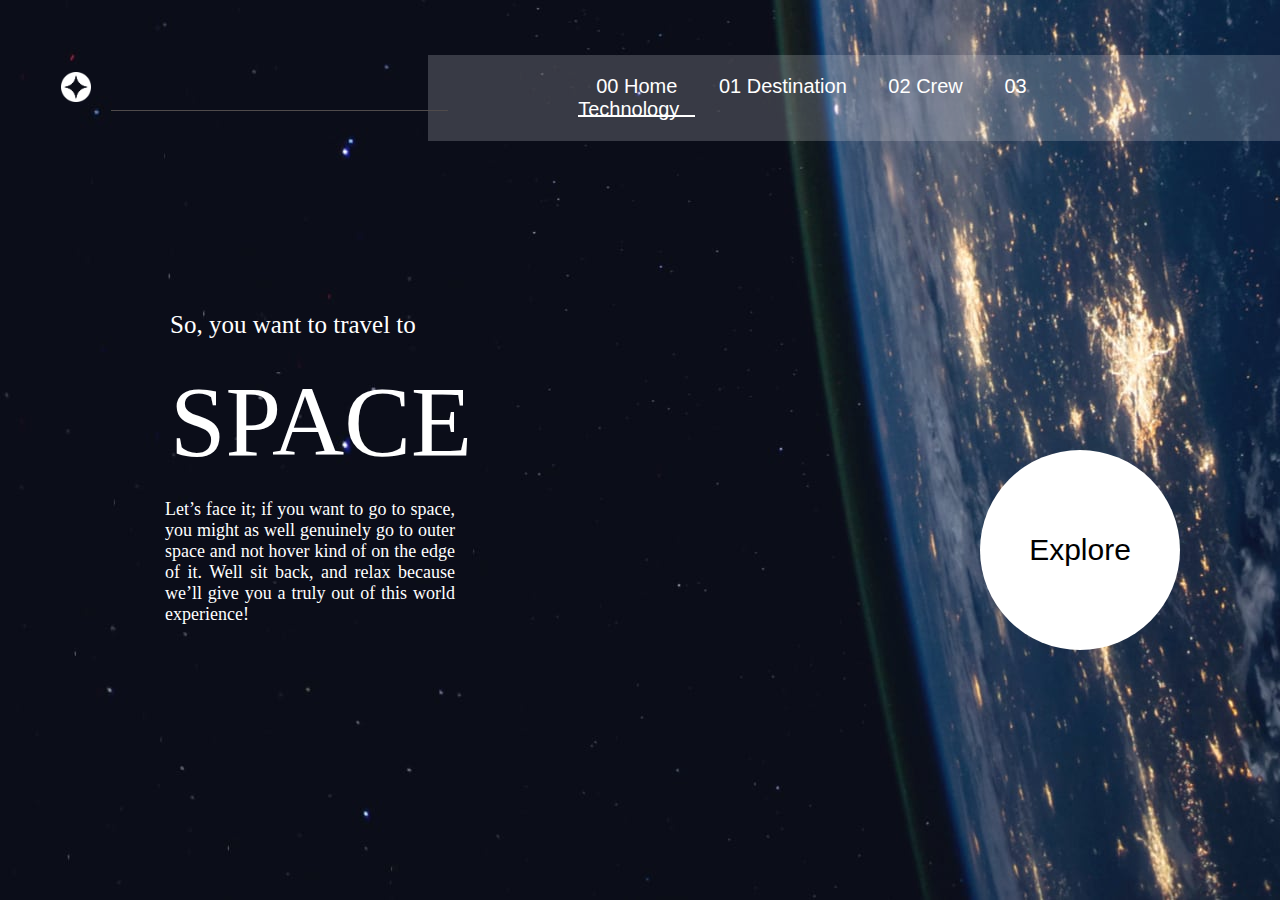
<file: index.html>
<!DOCTYPE html>
<html lang="en">
<head>
  <meta charset="UTF-8">
  <meta name="viewport" content="width=device-width, initial-scale=1.0">
  <link rel="stylesheet" href="style/Home.css">
  <link rel="icon" type="image/png" sizes="32x32" href="assets/favicon-32x32.png">
  <title>Frontend Mentor | Space tourism website</title>
</head>
<body>
  <div class="container-fluid">
    <div class="head">
      <div class="icon"><img src="assets/shared/logo.ico" alt="" width="30px" height="30px"></div>
      <div class="line"></div>
      <div class="nav">
        <a class="home" href="index.html">00 Home</a>
        <a class="destination" href="destination.html">01 Destination</a>
        <a class="crew" href="crew.html">02 Crew</a>
        <a class="thechnology" href="index.html">03 Technology</a> 
      </div>
    </div>
    <div class="para">
      <div class="para1">So, you want to travel to</div>
      <div class="para2">SPACE</div>
      <div class="para3">Let’s face it; if you want to go to space, you might as well genuinely go to 
        outer space and not hover kind of on the edge of it. Well sit back, and relax 
        because we’ll give you a truly out of this world experience!
      </div>
    </div>
    <div class="explore"> Explore</div>
  </div>
</body>
</html>
</file>
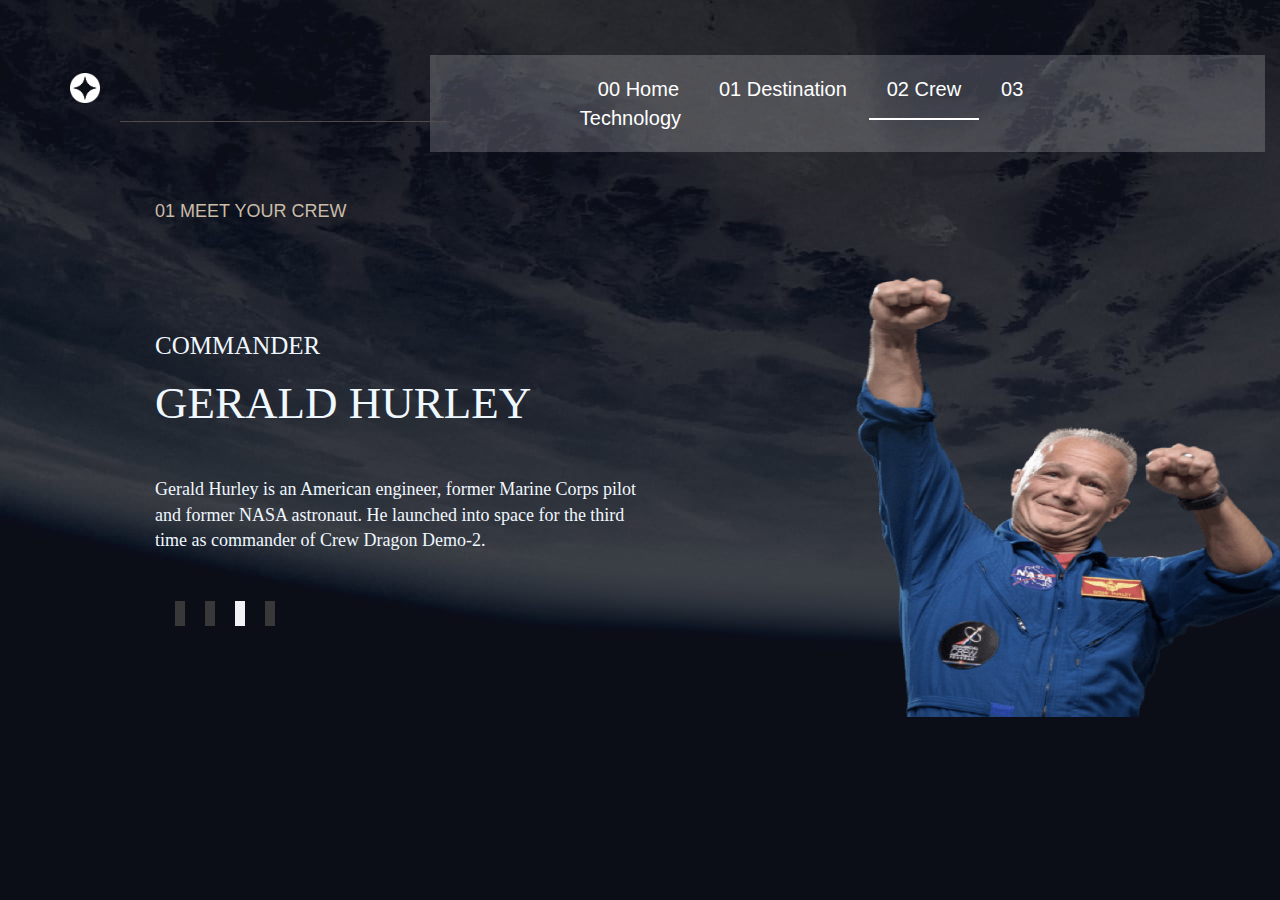
<file: commander.html>
<!DOCTYPE html>
<html lang="en">
<head>
  <meta charset="UTF-8">
  <meta name="viewport" content="width=device-width, initial-scale=1.0">
  <link rel="stylesheet" href="style/Commander.css">
  <link rel="icon" type="image/png" sizes="32x32" href="./assets/favicon-32x32.png">
  <link rel="stylesheet" href="css/bootstrap.min.css">
  <title>Frontend Mentor | Space tourism website</title>
</head>
<body>
    <div class="container-fluid">
        <div class="head">
            <div class="icon"><img src="/assets/shared/logo.ico" alt="" width="30px" height="30px"></div>
            <div class="line"></div>
            <div class="nav1">
                <a class="home" href="index.html">00 Home</a>
                <a class="destination" href="destination.html">01 Destination</a>
                <a class="crew" href="crew.html">02 Crew</a>
                <a class="thechnology" href="technology.html">03 Technology</a> 
              </div>
        </div>
            <div class="hh"><h4><span>01 </span> MEET YOUR CREW</h4></div>
            <div class="flexx">
                <div class="left">
                    <h4>COMMANDER</h4>
                    <h3>GERALD HURLEY</h3>
                    <div class="para">
                        <p>Gerald Hurley is an American engineer, former Marine Corps pilot and former NASA astronaut. He launched into space for the third time as commander of Crew Dragon Demo-2.</p>
                    </div>
                    <div class="select">
                        <a class="specialist" href="specialist.html"></a>
                        <a class="pilot" href="pilot.html"></a>
                        <a class="commander" href="commander.html"></a>
                        <a class="engineer" href="crew.html"></a> 
                    </div>
                </div>
                <div class="image"><img src="assets/crew/image-douglas-hurley.png" alt=""></div>
            </div>
    </div>
    <script src="/js/jquery.min.js"></script>
    <script src="/js/bootstrap.min.js"></script>
</body>
</html>
</file>
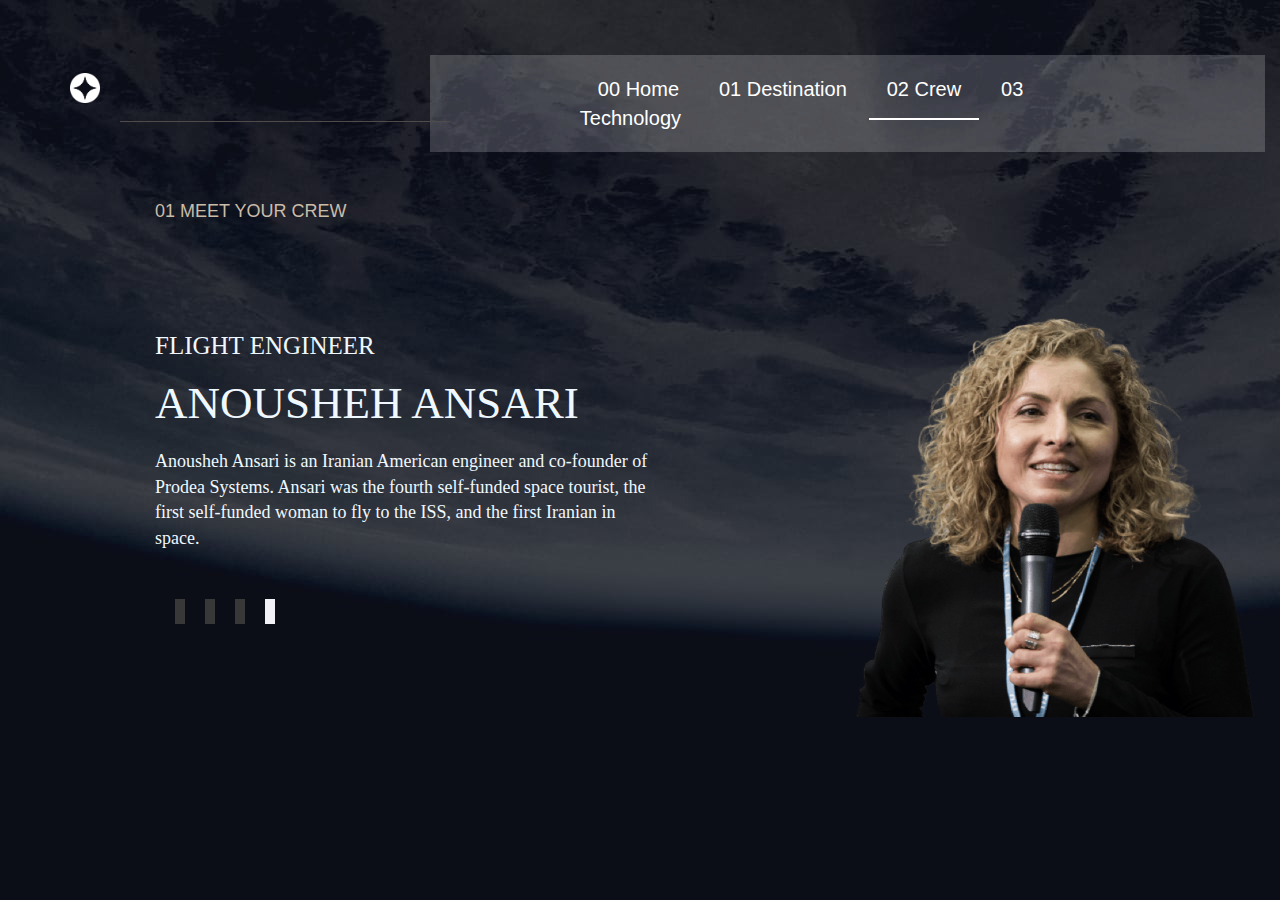
<file: crew.html>
<!DOCTYPE html>
<html lang="en">
<head>
  <meta charset="UTF-8">
  <meta name="viewport" content="width=device-width, initial-scale=1.0">
  <link rel="stylesheet" href="style/Engineer.css">
  <link rel="icon" type="image/png" sizes="32x32" href="./assets/favicon-32x32.png">
  <link rel="stylesheet" href="css/bootstrap.min.css">
  <title>Frontend Mentor | Space tourism website</title>
</head>
<body>
    <div class="container-fluid">
        <div class="head">
            <div class="icon"><img src="/assets/shared/logo.ico" alt="" width="30px" height="30px"></div>
            <div class="line"></div>
            <div class="nav1">
                <a class="home" href="index.html">00 Home</a>
                <a class="destination" href="destination.html">01 Destination</a>
                <a class="crew" href="crew.html">02 Crew</a>
                <a class="thechnology" href="technology.html">03 Technology</a> 
              </div>
        </div>
            <div class="hh"><h4><span>01 </span> MEET YOUR CREW</h4></div>
            <div class="flexx">
                <div class="left">
                    <h4>FLIGHT ENGINEER</h4>
                    <h3>ANOUSHEH ANSARI</h3>
                    <div class="para">
                        <p>Anousheh Ansari is an Iranian American engineer and co-founder of Prodea Systems. Ansari was the fourth self-funded space tourist, the first self-funded woman to fly to the ISS, and the first Iranian in space.</p>
                    </div>
                    <div class="select">
                        <a class="" href=".html"></a>
                        <a class="" href=".html"></a>
                        <a class="" href=".html"></a>
                        <a class="engineer" href="crew.html"></a> 
                    </div>
                </div>
                <div class="image"><img src="assets/crew/image-anousheh-ansari.png" alt=""></div>
            </div>
    </div>
    <script src="/js/jquery.min.js"></script>
    <script src="/js/bootstrap.min.js"></script>
</body>
</html>
</file>
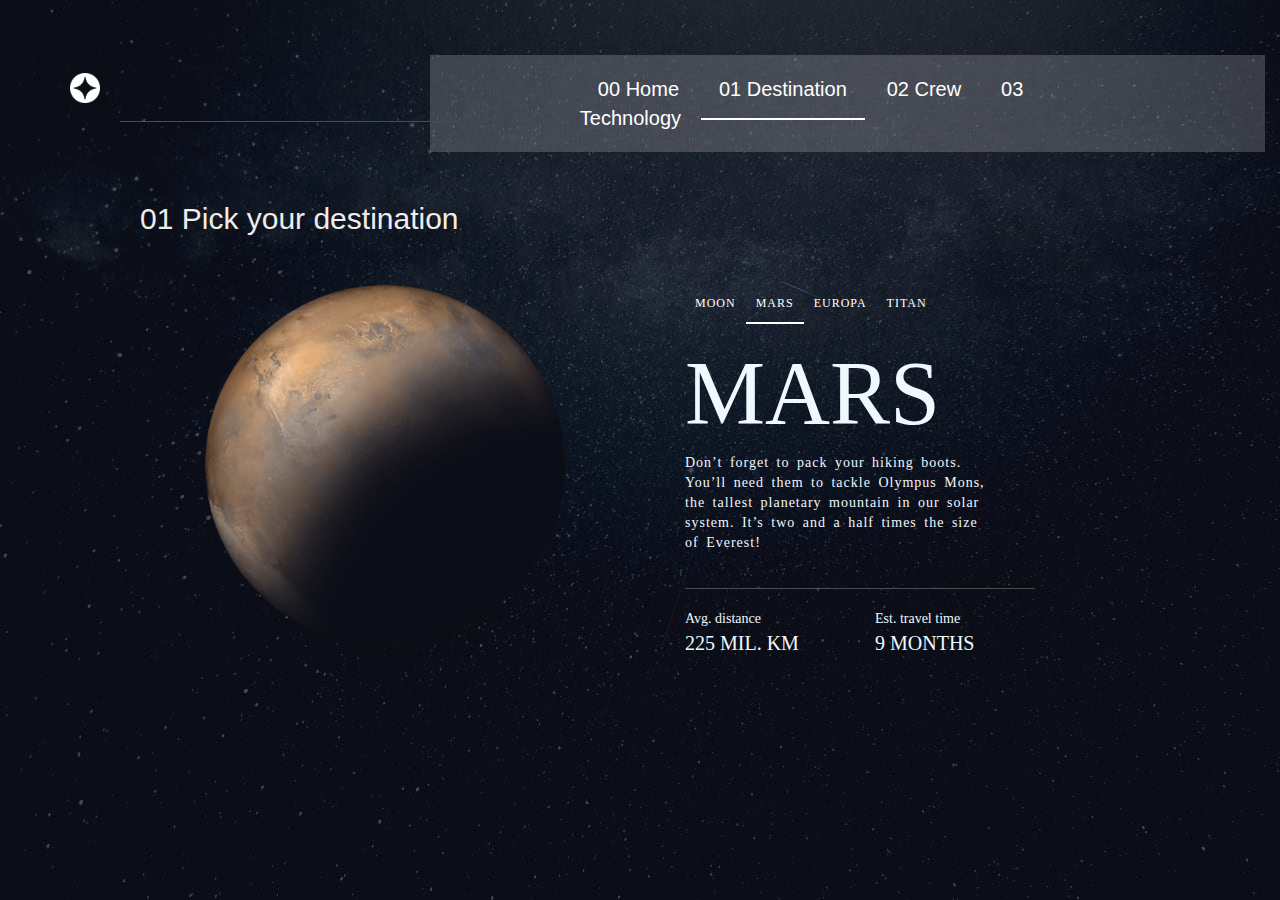
<file: destination.html>
<!DOCTYPE html>
<html lang="en">
<head>
  <meta charset="UTF-8">
  <meta name="viewport" content="width=device-width, initial-scale=1.0">
  <link rel="stylesheet" href="style/mars.css">
  <link rel="icon" type="image/png" sizes="32x32" href="./assets/favicon-32x32.png">
  <link rel="stylesheet" href="css/bootstrap.min.css">
  <title>Frontend Mentor | Space tourism website</title>
</head>
<body>
    <div class="container-fluid">
        <div class="head">
            <div class="icon"><img src="/assets/shared/logo.ico" alt="" width="30px" height="30px"></div>
            <div class="line"></div>
            <div class="nav1">
                <a class="home" href="index.html">00 Home</a>
                <a class="destination" href="destination.html">01 Destination</a>
                <a class="crew" href="crew.html">02 Crew</a>
                <a class="thechnology" href="technology.html">03 Technology</a> 
              </div>
        </div>
            <h4><span>01 </span> Pick your destination</h4>
            <div class="flex">
                <div class="image">
                    <img src="/assets/destination/image-mars.png" alt="">
                </div>
                <div class="right">
                    <div class="nav2">
                        <a class="moon" href="Moon.html">MOON</a>
                        <a class="mars" href="destination.html">MARS</a>
                        <a class="europa" href="Europa.html">EUROPA</a>
                        <a class="titan" href="Titan.html">TITAN</a> 
                    </div>
                       
                    <div id="mars">
                        <h1>MARS</h1> 
                    <p>
                        Don’t forget to pack your hiking boots. You’ll need them to tackle Olympus Mons, the tallest planetary mountain in our solar system. It’s two and a half times the size of Everest!
                    </p>
                    <div class="line1"></div>
                    <div class="flex1">
                        <div class="distance">
                            <div class="head1">Avg. distance</div>
                            <div class="result">225 MIL. KM</div>
                        </div>
                        <div class="traveltime">
                            <div class="head1">Est. travel time</div>
                            <div class="result">9 MONTHS</div>
                        </div>
                    </div>
                    </div>
                </div>
            </div>
    </div>
    <script src="/js/jquery.min.js"></script>
    <script src="/js/bootstrap.min.js"></script>
</body>
</html>
</file>
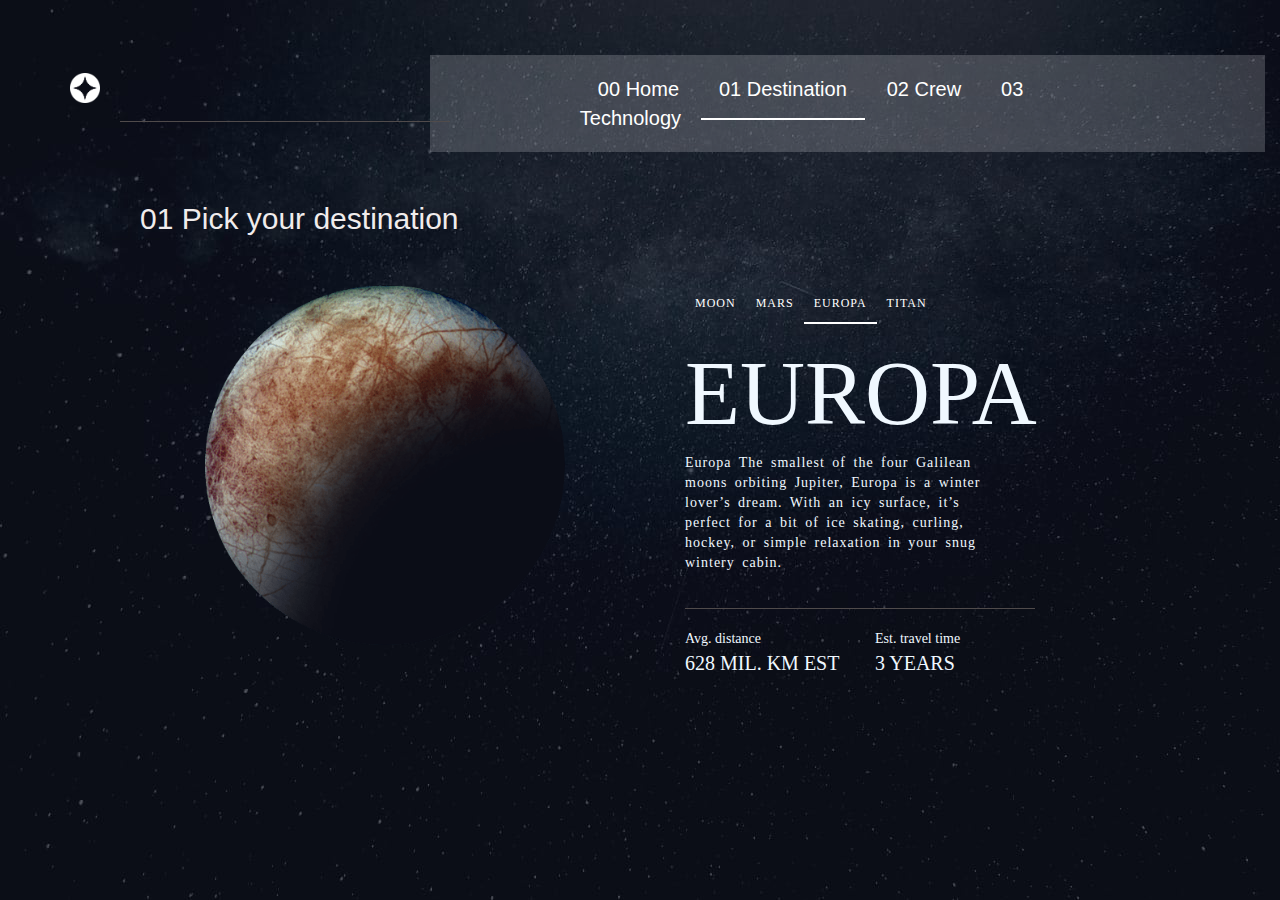
<file: Europa.html>
<!DOCTYPE html>
<html lang="en">
<head>
  <meta charset="UTF-8">
  <meta name="viewport" content="width=device-width, initial-scale=1.0">
  <link rel="stylesheet" href="style/Europa.css">
  <link rel="icon" type="image/png" sizes="32x32" href="./assets/favicon-32x32.png">
  <link rel="stylesheet" href="css/bootstrap.min.css">
  <title>Frontend Mentor | Space tourism website</title>
</head>
<body>
    <div class="container-fluid">
        <div class="head">
            <div class="icon"><img src="/assets/shared/logo.ico" alt="" width="30px" height="30px"></div>
            <div class="line"></div>
            <div class="nav1">
                <a class="home" href="index.html">00 Home</a>
                <a class="destination" href="destination.html">01 Destination</a>
                <a class="crew" href="crew.html">02 Crew</a>
                <a class="thechnology" href="technology.html">03 Technology</a> 
              </div>
        </div>
            <h4><span>01 </span> Pick your destination</h4>
            <div class="flex">
                <div class="image">
                    <img src="/assets/destination/image-europa.png" alt="">
                </div>
                <div class="right">
                    <div class="nav2">
                        <a class="moon" href="Moon.html">MOON</a>
                        <a class="mars" href="destination.html">MARS</a>
                        <a class="europa" href="Europa.html">EUROPA</a>
                        <a class="titan" href="Titan.html">TITAN</a> 
                    </div>
                       
                    <div id="mars">
                        <h1>EUROPA</h1> 
                    <p>
                        Europa The smallest of the four Galilean moons orbiting Jupiter, Europa is a winter lover’s dream. With an icy surface, it’s perfect for a bit of ice skating, curling, hockey, or simple relaxation in your snug wintery cabin. 
                    </p>                  
                          <div class="line1"></div>
                    <div class="flex1">
                        <div class="distance">
                            <div class="head1">Avg. distance</div>
                            <div class="result">628 MIL. KM EST</div>
                        </div>
                        <div class="traveltime">
                            <div class="head1">Est. travel time</div>
                            <div class="result">3 YEARS</div>
                        </div>
                    </div>
                    </div>
                </div>
            </div>
    </div>
    <script src="/js/jquery.min.js"></script>
    <script src="/js/bootstrap.min.js"></script>
</body>
</html>
</file>
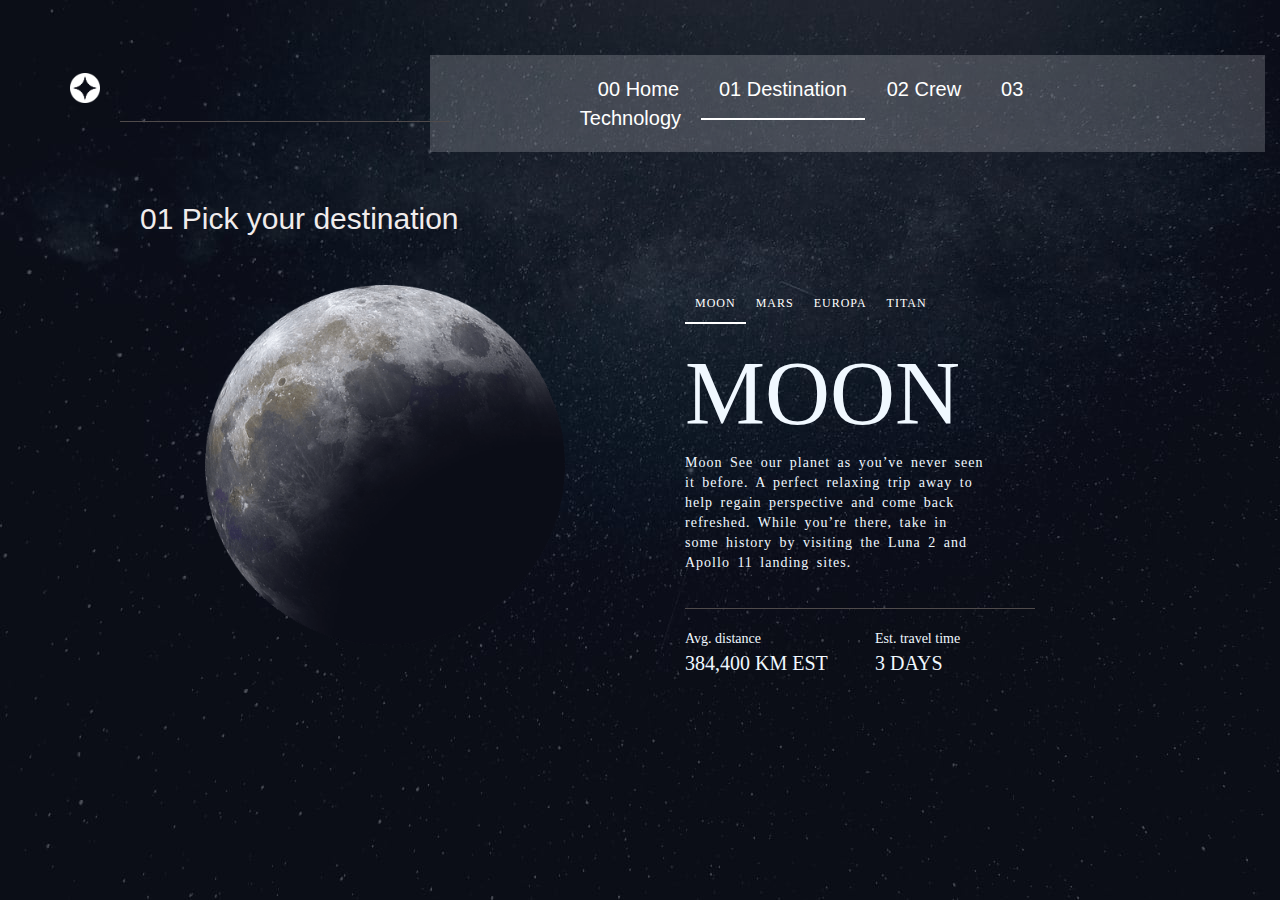
<file: Moon.html>
<!DOCTYPE html>
<html lang="en">
<head>
  <meta charset="UTF-8">
  <meta name="viewport" content="width=device-width, initial-scale=1.0">
  <link rel="stylesheet" href="style/Moon.css">
  <link rel="icon" type="image/png" sizes="32x32" href="./assets/favicon-32x32.png">
  <link rel="stylesheet" href="css/bootstrap.min.css">
  <title>Frontend Mentor | Space tourism website</title>
</head>
<body>
    <div class="container-fluid">
        <div class="head">
            <div class="icon"><img src="/assets/shared/logo.ico" alt="" width="30px" height="30px"></div>
            <div class="line"></div>
            <div class="nav1">
                <a class="home" href="index.html">00 Home</a>
                <a class="destination" href="destination.html">01 Destination</a>
                <a class="crew" href="crew.html">02 Crew</a>
                <a class="thechnology" href="technology.html">03 Technology</a> 
              </div>
        </div>
            <h4><span>01 </span> Pick your destination</h4>
            <div class="flex">
                <div class="image">
                    <img src="/assets/destination/image-moon.png" alt="">
                </div>
                <div class="right">
                    <div class="nav2">
                        <a class="moon" href="Moon.html">MOON</a>
                        <a class="mars" href="destination.html">MARS</a>
                        <a class="europa" href="Europa.html">EUROPA</a>
                        <a class="titan" href="Titan.html">TITAN</a> 
                    </div>
                       
                    <div id="mars">
                        <h1>MOON</h1> 
                    <p>
                        Moon See our planet as you’ve never seen it before. A perfect relaxing trip away to help regain perspective and come back refreshed. While you’re there, take in some history by visiting the Luna 2 and Apollo 11 landing sites.                    </p>
                    <div class="line1"></div>
                    <div class="flex1">
                        <div class="distance">
                            <div class="head1">Avg. distance</div>
                            <div class="result">384,400 KM EST</div>
                        </div>
                        <div class="traveltime">
                            <div class="head1">Est. travel time</div>
                            <div class="result">3 DAYS</div>
                        </div>
                    </div>
                    </div>
                </div>
            </div>
    </div>
    <script src="/js/jquery.min.js"></script>
    <script src="/js/bootstrap.min.js"></script>
</body>
</html>
</file>
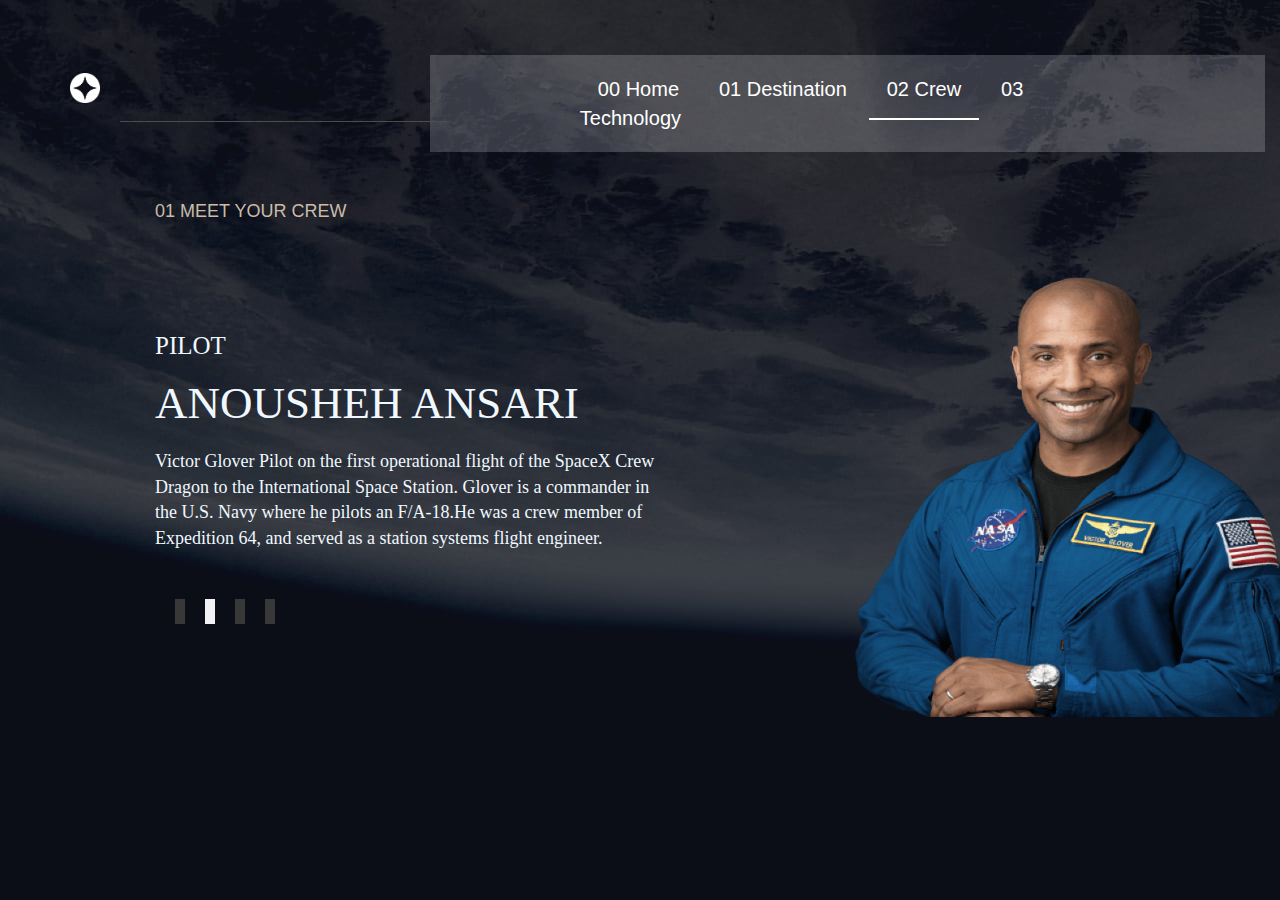
<file: pilot.html>
<!DOCTYPE html>
<html lang="en">
<head>
  <meta charset="UTF-8">
  <meta name="viewport" content="width=device-width, initial-scale=1.0">
  <link rel="stylesheet" href="style/Pilot.css">
  <link rel="icon" type="image/png" sizes="32x32" href="./assets/favicon-32x32.png">
  <link rel="stylesheet" href="css/bootstrap.min.css">
  <title>Frontend Mentor | Space tourism website</title>
</head>
<body>
    <div class="container-fluid">
        <div class="head">
            <div class="icon"><img src="/assets/shared/logo.ico" alt="" width="30px" height="30px"></div>
            <div class="line"></div>
            <div class="nav1">
                <a class="home" href="index.html">00 Home</a>
                <a class="destination" href="destination.html">01 Destination</a>
                <a class="crew" href="crew.html">02 Crew</a>
                <a class="thechnology" href="technology.html">03 Technology</a> 
              </div>
        </div>
            <div class="hh"><h4><span>01 </span> MEET YOUR CREW</h4></div>
            <div class="flexx">
                <div class="left">
                    <h4>PILOT</h4>
                    <h3>ANOUSHEH ANSARI</h3>
                    <div class="para">
                        <p>Victor Glover Pilot on the first operational flight of the SpaceX Crew Dragon to the International Space Station. Glover is a commander in the U.S. Navy where he pilots an F/A-18.He was a crew member of Expedition 64, and served as a station systems flight engineer.</p>
                    </div>
                    <div class="select">
                        <a class="specialist" href="specialist.html"></a>
                        <a class="pilot" href="pilot.html"></a>
                        <a class="commander" href="commander.html"></a>
                        <a class="engineer" href="crew.html"></a> 
                    </div>
                </div>
                <div class="image"><img src="assets/crew/image-victor-glover.png" alt=""></div>
            </div>
    </div>
    <script src="/js/jquery.min.js"></script>
    <script src="/js/bootstrap.min.js"></script>
</body>
</html>
</file>
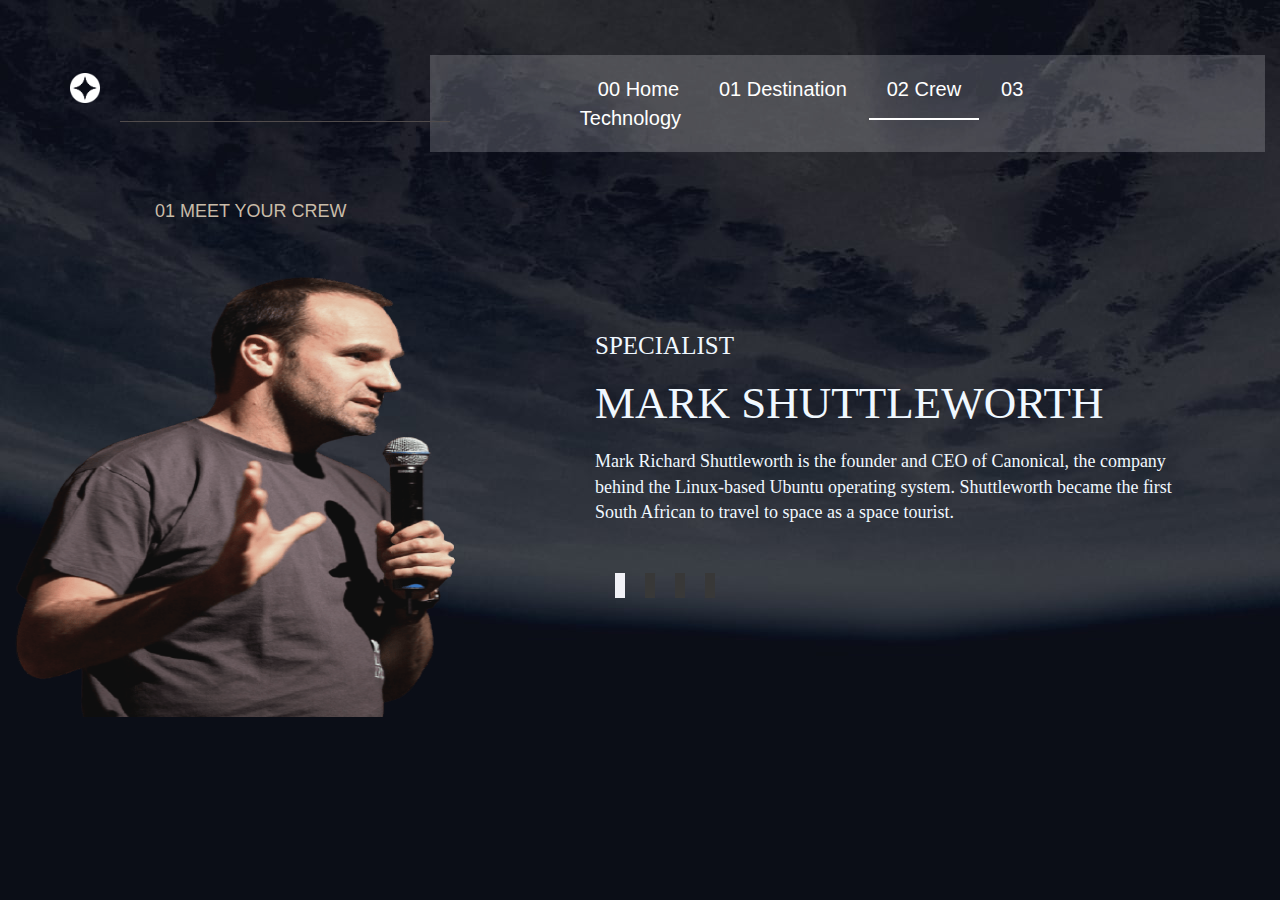
<file: specialist.html>
<!DOCTYPE html>
<html lang="en">
<head>
  <meta charset="UTF-8">
  <meta name="viewport" content="width=device-width, initial-scale=1.0">
  <link rel="stylesheet" href="style/Specialist.css">
  <link rel="icon" type="image/png" sizes="32x32" href="./assets/favicon-32x32.png">
  <link rel="stylesheet" href="css/bootstrap.min.css">
  <title>Frontend Mentor | Space tourism website</title>
</head>
<body>
    <div class="container-fluid">
        <div class="head">
            <div class="icon"><img src="/assets/shared/logo.ico" alt="" width="30px" height="30px"></div>
            <div class="line"></div>
            <div class="nav1">
                <a class="home" href="index.html">00 Home</a>
                <a class="destination" href="destination.html">01 Destination</a>
                <a class="crew" href="crew.html">02 Crew</a>
                <a class="thechnology" href="technology.html">03 Technology</a> 
              </div>
        </div>
            <div class="hh"><h4><span>01 </span> MEET YOUR CREW</h4></div>
            <div class="flexx">
                <div class="image"><img src="assets/crew/image-mark-shuttleworth.png" alt=""></div>
                <div class="left">
                    <h4>SPECIALIST</h4>
                    <h3>MARK SHUTTLEWORTH</h3>
                    <div class="para">
                        <p> Mark Richard Shuttleworth is the founder and CEO of Canonical, the company behind the Linux-based Ubuntu operating system. Shuttleworth became the first South African to travel to space as a space tourist.</p>
                    </div>
                    <div class="select">
                        <a class="specialist" href="specialist.html"></a>
                        <a class="pilot" href="pilot.html"></a>
                        <a class="commander" href="commander.html"></a>
                        <a class="engineer" href="crew.html"></a> 
                    </div>
                </div>
            </div>
    </div>
    <script src="/js/jquery.min.js"></script>
    <script src="/js/bootstrap.min.js"></script>
</body>
</html>
</file>
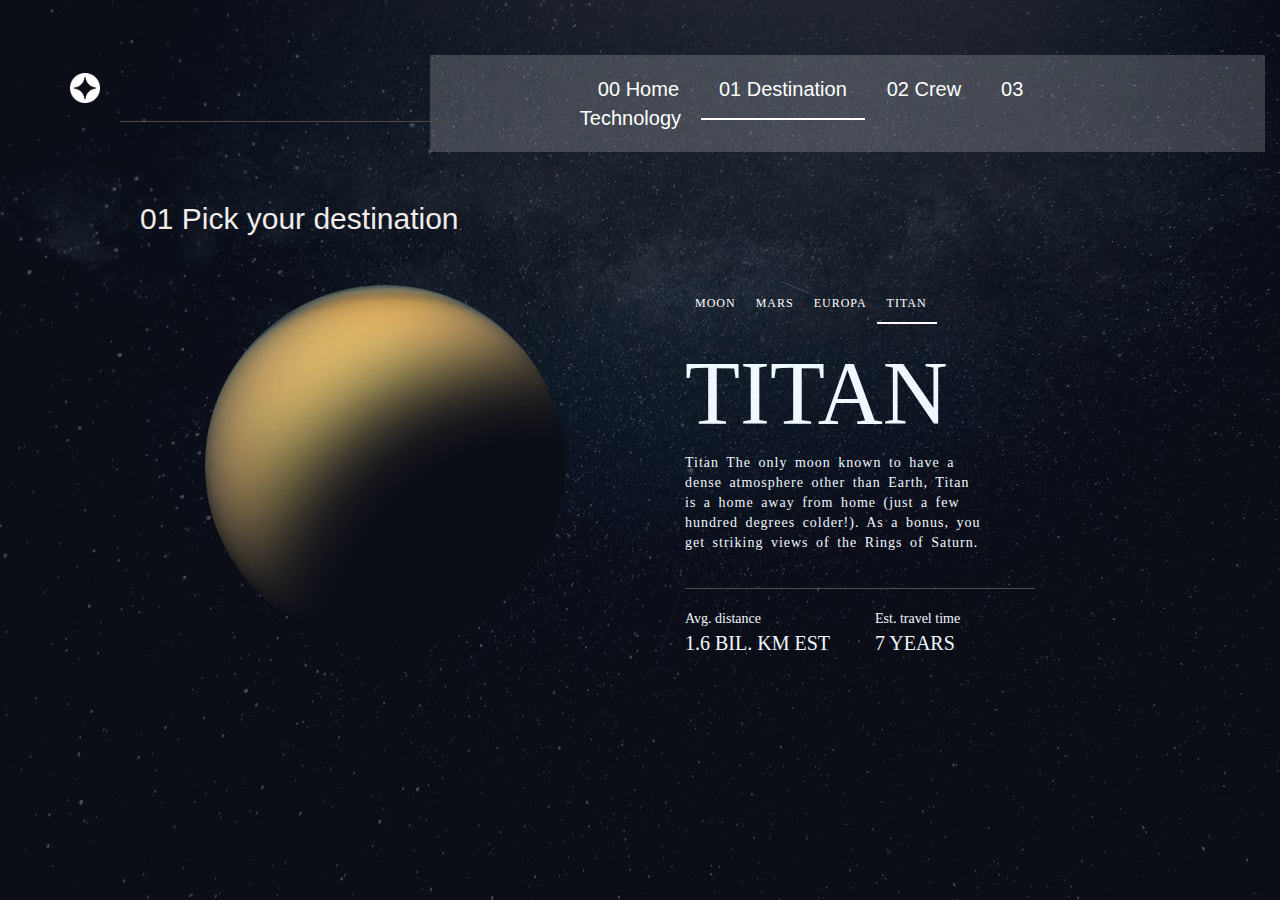
<file: Titan.html>
<!DOCTYPE html>
<html lang="en">
<head>
  <meta charset="UTF-8">
  <meta name="viewport" content="width=device-width, initial-scale=1.0">
  <link rel="stylesheet" href="style/Titan.css">
  <link rel="icon" type="image/png" sizes="32x32" href="./assets/favicon-32x32.png">
  <link rel="stylesheet" href="css/bootstrap.min.css">
  <title>Frontend Mentor | Space tourism website</title>
</head>
<body>
    <div class="container-fluid">
        <div class="head">
            <div class="icon"><img src="/assets/shared/logo.ico" alt="" width="30px" height="30px"></div>
            <div class="line"></div>
            <div class="nav1">
                <a class="home" href="index.html">00 Home</a>
                <a class="destination" href="destination.html">01 Destination</a>
                <a class="crew" href="crew.html">02 Crew</a>
                <a class="thechnology" href="technology.html">03 Technology</a> 
              </div>
        </div>
            <h4><span>01 </span> Pick your destination</h4>
            <div class="flex">
                <div class="image">
                    <img src="/assets/destination/image-titan.png" alt="">
                </div>
                <div class="right">
                    <div class="nav2">
                        <a class="moon" href="Moon.html">MOON</a>
                        <a class="mars" href="destination.html">MARS</a>
                        <a class="europa" href="Europa.html">EUROPA</a>
                        <a class="titan" href="Titan.html">TITAN</a> 
                    </div>
                       
                    <div id="mars">
                        <h1>TITAN</h1> 
                    <p>
                        Titan The only moon known to have a dense atmosphere other than Earth, Titan is a home away from home (just a few hundred degrees colder!). As a bonus, you get striking views of the Rings of Saturn.</p>
                    <div class="line1"></div>
                    <div class="flex1">
                        <div class="distance">
                            <div class="head1">Avg. distance</div>
                            <div class="result">1.6 BIL. KM EST</div>
                        </div>
                        <div class="traveltime">
                            <div class="head1">Est. travel time</div>
                            <div class="result">7 YEARS</div>
                        </div>
                    </div>
                    </div>
                </div>
            </div>
    </div>
    <script src="/js/jquery.min.js"></script>
    <script src="/js/bootstrap.min.js"></script>
</body>
</html>
</file>
<file: style/Home.css>
body{
    margin: 0;
    padding: 0;
    background-image: url(/assets/home/background-home-desktop.jpg);
    background-repeat: no-repeat;
    background-size: cover;
    color: white;
    font-family:Arial, Helvetica, sans-serif;
    max-width: 1980px; 
}
.container-fluid{
    height: 100vh;
}

.head{
    display: flex;
}
.icon{
    flex: 1;
    margin-top: 72px;
    margin-left: 61px;
}
.nav { 
    margin-top: 55px;
    background-color:rgba(242, 241, 247, 0.2);
    padding: 20px 150px 20px 150px;
    font-size: 20PX;
    font-family: "Barlow Condensed", sans-serif;
}
.line{
    border-bottom: 1px solid rgb(80, 75, 75);
    width: 350px;
    position: relative;
    bottom: 30px;
    left: 20px;
}
a{
    color: rgb(255, 255, 255);
    padding: 18px;
    text-decoration: none;
}
.home{
    border-bottom: 2px solid white;
}
.para{
    margin-left: 150px;
    padding-top: 150px;
    font-family: " Bellefair" ,serif;
}
.para1{
    font-size: 25px;
    padding: 5PX;
    margin: 15PX;
}
.para2{
    font-size: 100px;
    margin: 20PX;
}
.para3{
    font-size: 18px;
    width: 290px;
    text-align: justify;
    margin: 15PX;
}
.explore{
   border: 2px solid none;
   width: 200px;
   height: 200px;
    border-radius: 100px;
    display: flex;
    justify-content: center;
    align-items: center;
    position: relative;
    left: 980px;
    bottom: 190px;
    background-color: white;
    color: black;
    font-size: 30px;
}
h4{
    font-family: " Bellefair" ,serif;
}
</file>
<file: style/Commander.css>
body{
    margin: 0;
    padding: 0;
    background-image: url(/assets/crew/background-crew-desktop.jpg);
    background-repeat: no-repeat;
    background-size: cover;
    height: 100vh;
}
.head{
    display: flex;
}
.icon{
    flex: 1;
    margin-top: 73px;
    margin-left: 55px;
}
.nav1 { 
    margin-top: 55px;
    background-color: rgba(242, 241, 247, 0.2);
    padding: 20px 150px 20px 150px;
    color: white;
}
.line{
    border-bottom: 1px solid rgb(80, 75, 75);
    width: 350px;
    position: relative;
    bottom: 30px;
    left: 20px;
}
.nav1 a{
    padding: 18px;
    color: white;
    font-family: "Barlow Condensed", sans-serif;
    font-size: 20px;
    text-decoration: none;
}
.nav1 a:hover{
    text-decoration: none;
    color: white;
}
.crew{
    border-bottom: 2px solid white;
}
.hh{
    color: rgb(201, 188, 169);
    margin-top: 50px;
    margin-left: 140px;
}
.flexx{
    display: flex;
}
.left{
    color: aliceblue;
    flex: 1;
    padding: 0px 200px 10px 0px;
    margin-left: 140px;
    font-family: " Bellefair" ,serif;
}
.image{
    flex: 1;
    margin-right: 160px;
    margin-top: 45px;
}
.image img{
   width: 440px;
   height: 440px;
}
.left h4{
    margin-top: 100px;
    font-size: 25px;
}
.left h3{
    font-size: 45px;
    width: 500px;
}
.para{
    font-size: 18px;
    margin-top: 48px;
}
.select a{
    background-color: rgb(56, 56, 56);
    width: 5px;
    height: 3px;
    margin: 10px ;
    padding: 5px;
}
.select{
    margin-top: 50px;
    margin-left: 10px;
}
.select .commander{
    background-color: rgb(241, 241, 246);
}
</file>
<file: style/Engineer.css>
body{
    margin: 0;
    padding: 0;
    background-image: url(/assets/crew/background-crew-desktop.jpg);
    background-repeat: no-repeat;
    background-size: cover;
    height: 100vh;
}
.head{
    display: flex;
}
.icon{
    flex: 1;
    margin-top: 73px;
    margin-left: 55px;
}
.nav1 { 
    margin-top: 55px;
    background-color: rgba(242, 241, 247, 0.2);
    padding: 20px 150px 20px 150px;
    color: white;
    font-family:;
}
.line{
    border-bottom: 1px solid rgb(80, 75, 75);
    width: 350px;
    position: relative;
    bottom: 30px;
    left: 20px;
}
.nav1 a{
    padding: 18px;
    color: white;
    font-family: "Barlow Condensed", sans-serif;
    font-size: 20px;
    text-decoration: none;
}
.nav1 a:hover{
    text-decoration: none;
    color: white;
}
.crew{
    border-bottom: 2px solid white;
}
.hh{
    color: rgb(201, 188, 169);
    margin-top: 50px;
    margin-left: 140px;
}
.flexx{
    display: flex;
}
.left{
    color: aliceblue;
    flex: 1;
    padding: 0px 200px 10px 0px;
    margin-left: 140px;
    font-family: " Bellefair" ,serif;
}
.image{
    flex: 1;
    margin-right: 150px;
    margin-top: 85px;
}
.image img{
   width: 400px;
   height: 400px;
}
.left h4{
    margin-top: 100px;
    font-size: 25px;
}
.left h3{
    font-size: 45px;
    width: 500px;
}
.para{
    font-size: 18px;
    margin-top: 20px;
}
.select a{
    background-color: rgb(56, 56, 56);
    width: 5px;
    height: 3px;
    margin: 10px ;
    padding: 5px;
}
.select{
    margin-top: 50px;
    margin-left: 10px;
}
.select .engineer{
    background-color: rgb(241, 241, 246);
}
</file>
<file: style/mars.css>
body{
    margin: 0;
    padding: 0;
    background-image: url(/assets/destination/background-destination-desktop.jpg);
    background-repeat: no-repeat;
    background-size: cover;
    height: 100vh;
}
.head{
    display: flex;
}
.icon{
    flex: 1;
    margin-top: 73px;
    margin-left: 55px;
}
.nav1 { 
    margin-top: 55px;
    background-color: rgba(242, 241, 247, 0.2);
    padding: 20px 150px 20px 150px;
    color: white;
    font-family: "Barlow Condensed", sans-serif;
}
.line{
    border-bottom: 1px solid rgb(80, 75, 75);
    width: 350px;
    position: relative;
    bottom: 30px;
    left: 20px;
}
.nav1 a{
    padding: 18px;
    color: white;
    font-family: "Barlow Condensed", sans-serif;
    font-size: 20px;
    text-decoration: none;
}
.nav1 a:hover{
    text-decoration: none;
    color: white;
}
.mars{
    border-bottom: 2px solid white;
}
.destination{
    border-bottom: 2px solid white;
}
.container-fluid h4{
   color: rgb(240, 236, 236); 
   padding: 40px 0px 40px 125px;
   font-family:Arial, Helvetica, sans-serif;
   font-size: 30px;
   
}
.flex{
    display: flex;
}
.right{
    color: aliceblue;
    flex: 1;
    padding: 0px 200px 10px 100px;
    font-family: " Bellefair" ,serif;
}
.image{
    flex: 1;
    padding: 0px 0px 0px 190px;
}
.image img{
   width: 360px;
   height: 360px;
}
p{
  width :300px;
  letter-spacing: 1px;
  word-spacing: 3px;
}
.line1{
    border-bottom: 1px solid rgb(80, 75, 75);
    width: 350px;
    padding-bottom: 25px;
}
.right h1{
    font-size: 90px;
}
.flex1{
    padding-top: 20px;
    display: flex;
}
.distance{
    flex: 1;
}
.traveltime{
    flex: 1;
}
.result{
    font-size: 20px;
}
.nav2 a{ 
    color: white;
    padding: 10px;
}
.nav2{
    display: flex;
    font-size: 12PX;
    letter-spacing: 1PX;
}
.nav2 a:hover{
    text-decoration: none;
    color: white;
}
</file>
<file: style/Europa.css>
body{
    margin: 0;
    padding: 0;
    background-image: url(/assets/destination/background-destination-desktop.jpg);
    background-repeat: no-repeat;
    background-size: cover;
    height: 100vh;
}
.head{
    display: flex;
}
.icon{
    flex: 1;
    margin-top: 73px;
    margin-left: 55px;
}
.nav1 { 
    margin-top: 55px;
    background-color: rgba(242, 241, 247, 0.2);
    padding: 20px 150px 20px 150px;
    color: white;
    font-family: "Barlow Condensed", sans-serif;
}
.line{
    border-bottom: 1px solid rgb(80, 75, 75);
    width: 350px;
    position: relative;
    bottom: 30px;
    left: 20px;
}
.nav1 a{
    padding: 18px;
    color: white;
    font-family: "Barlow Condensed", sans-serif;
    font-size: 20px;
    text-decoration: none;
}
.nav1 a:hover{
    text-decoration: none;
    color: white;
}
.europa{
    border-bottom: 2px solid white;
}
.destination{
    border-bottom: 2px solid white;
}
.container-fluid h4{
   color: rgb(240, 236, 236); 
   padding: 40px 0px 40px 125px;
   font-family: "Barlow Condensed", sans-serif;
   font-size: 30px;
   
}
.flex{
    display: flex;
}
.right{
    color: aliceblue;
    flex: 1;
    padding: 0px 200px 10px 100px;
    font-family: " Bellefair" ,serif;
}
.image{
    flex: 1;
    padding: 0px 0px 0px 190px;
}
.image img{
   width: 360px;
   height: 360px;
}
p{
  width :300px;
  letter-spacing: 1px;
  word-spacing: 3px;
}
.line1{
    border-bottom: 1px solid rgb(80, 75, 75);
    width: 350px;
    padding-bottom: 25px;
}
.right h1{
    font-size: 90px;
}
.flex1{
    padding-top: 20px;
    display: flex;
}
.distance{
    flex: 1;
}
.traveltime{
    flex: 1;
}
.result{
    font-size: 20px;
}
.nav2 a{ 
    color: white;
    padding: 10px;
}
.nav2{
    display: flex;
    font-size: 12PX;
    letter-spacing: 1PX;
}
.nav2 a:hover{
    text-decoration: none;
    color: white;
}
</file>
<file: style/Moon.css>
body{
    margin: 0;
    padding: 0;
    background-image: url(/assets/destination/background-destination-desktop.jpg);
    background-repeat: no-repeat;
    background-size: cover;
    height: 100vh;
}
.head{
    display: flex;
}
.icon{
    flex: 1;
    margin-top: 73px;
    margin-left: 55px;
}
.nav1 { 
    margin-top: 55px;
    background-color: rgba(242, 241, 247, 0.2);
    padding: 20px 150px 20px 150px;
    color: white;
    font-family: "Barlow Condensed", sans-serif;
}
.line{
    border-bottom: 1px solid rgb(80, 75, 75);
    width: 350px;
    position: relative;
    bottom: 30px;
    left: 20px;
}
.nav1 a{
    padding: 18px;
    color: white;
    font-size: 20px;
    text-decoration: none;
    font-family: "Barlow Condensed", sans-serif;
}
.nav1 a:hover{
    text-decoration: none;
    color: white;
}
.moon{
    border-bottom: 2px solid white;
}
.destination{
    border-bottom: 2px solid white;
}
.container-fluid h4{
   color: rgb(240, 236, 236); 
   padding: 40px 0px 40px 125px;
   font-family:Arial, Helvetica, sans-serif;
   font-size: 30px;
   
}
.flex{
    display: flex;
}
.right{
    color: aliceblue;
    flex: 1;
    padding: 0px 200px 10px 100px;
    font-family: " Bellefair" ,serif;
}
.image{
    flex: 1;
    padding: 0px 0px 0px 190px;
}
.image img{
   width: 360px;
   height: 360px;
}
p{
  width :300px;
  letter-spacing: 1px;
  word-spacing: 3px;
}
.line1{
    border-bottom: 1px solid rgb(80, 75, 75);
    width: 350px;
    padding-bottom: 25px;
}
.right h1{
    font-size: 90px;
}
.flex1{
    padding-top: 20px;
    display: flex;
}
.distance{
    flex: 1;
}
.traveltime{
    flex: 1;
}
.result{
    font-size: 20px;
}
.nav2 a{ 
    color: white;
    padding: 10px;
}
.nav2{
    display: flex;
    font-size: 12PX;
    letter-spacing: 1PX;
}
.nav2 a:hover{
    text-decoration: none;
    color: white;
}
</file>
<file: style/Pilot.css>
body{
    margin: 0;
    padding: 0;
    background-image: url(/assets/crew/background-crew-desktop.jpg);
    background-repeat: no-repeat;
    background-size: cover;
    height: 100vh;
}
.head{
    display: flex;
}
.icon{
    flex: 1;
    margin-top: 73px;
    margin-left: 55px;
}
.nav1 { 
    margin-top: 55px;
    background-color: rgba(242, 241, 247, 0.2);
    padding: 20px 150px 20px 150px;
    color: white;
}
.line{
    border-bottom: 1px solid rgb(80, 75, 75);
    width: 350px;
    position: relative;
    bottom: 30px;
    left: 20px;
}
.nav1 a{
    padding: 18px;
    color: white;
    font-family: "Barlow Condensed", sans-serif;
    font-size: 20px;
    text-decoration: none;
}
.nav1 a:hover{
    text-decoration: none;
    color: white;
}
.crew{
    border-bottom: 2px solid white;
}
.hh{
    color: rgb(201, 188, 169);
    margin-top: 50px;
    margin-left: 140px;
}
.flexx{
    display: flex;
}
.left{
    color: aliceblue;
    flex: 1;
    padding: 0px 200px 10px 0px;
    margin-left: 140px;
    font-family: " Bellefair" ,serif;
}
.image{
    flex: 1;
    margin-right: 160px;
    margin-top: 45px;
}
.image img{
   width: 440px;
   height: 440px;
}
.left h4{
    margin-top: 100px;
    font-size: 25px;
}
.left h3{
    font-size: 45px;
    width: 500px;
}
.para{
    font-size: 18px;
    margin-top: 20px;
}
.select a{
    background-color: rgb(56, 56, 56);
    width: 5px;
    height: 3px;
    margin: 10px ;
    padding: 5px;
}
.select{
    margin-top: 50px;
    margin-left: 10px;
}
.select .pilot{
    background-color: rgb(241, 241, 246);
}
</file>
<file: style/Specialist.css>
body{
    margin: 0;
    padding: 0;
    background-image: url(/assets/crew/background-crew-desktop.jpg);
    background-repeat: no-repeat;
    background-size: cover;
    height: 100vh;
}
.head{
    display: flex;
}
.icon{
    flex: 1;
    margin-top: 73px;
    margin-left: 55px;
}
.nav1 { 
    margin-top: 55px;
    background-color: rgba(242, 241, 247, 0.2);
    padding: 20px 150px 20px 150px;
    color: white;
}
.line{
    border-bottom: 1px solid rgb(80, 75, 75);
    width: 350px;
    position: relative;
    bottom: 30px;
    left: 20px;
}
.nav1 a{
    padding: 18px;
    color: white;
    font-family: "Barlow Condensed", sans-serif;
    font-size: 20px;
    text-decoration: none;
}
.nav1 a:hover{
    text-decoration: none;
    color: white;
}
.crew{
    border-bottom: 2px solid white;
}
.hh{
    color: rgb(201, 188, 169);
    margin-top: 50px;
    margin-left: 140px;
}
.flexx{
    display: flex;
}
.left{
    color: aliceblue;
    flex: 1;
    padding: 0px 100px 10px 0px;
    margin-left: 140px;
    font-family: " Bellefair" ,serif;
}
.image{
    flex: 1;
    margin-top: 45px;
}
.image img{
   width: 440px;
   height: 440px;
}
.left h4{
    margin-top: 100px;
    font-size: 25px;
}
.left h3{
    font-size: 45px;
    width: 600px;
}
.para{
    font-size: 18px;
    margin-top: 20px;
}
.select a{
    background-color: rgb(56, 56, 56);
    width: 5px;
    height: 3px;
    margin: 10px ;
    padding: 5px;
}
.select{
    margin-top: 50px;
    margin-left: 10px;
}
.select .specialist{
    background-color: rgb(241, 241, 246);
}
</file>
<file: style/Titan.css>
body{
    margin: 0;
    padding: 0;
    background-image: url(/assets/destination/background-destination-desktop.jpg);
    background-repeat: no-repeat;
    background-size: cover;
    height: 100vh;
}
.head{
    display: flex;
}
.icon{
    flex: 1;
    margin-top: 73px;
    margin-left: 55px;
}
.nav1 { 
    margin-top: 55px;
    background-color: rgba(242, 241, 247, 0.2);
    padding: 20px 150px 20px 150px;
    color: white;
    font-family: "Barlow Condensed", sans-serif;
}
.line{
    border-bottom: 1px solid rgb(80, 75, 75);
    width: 350px;
    position: relative;
    bottom: 30px;
    left: 20px;
}
.nav1 a{
    padding: 18px;
    color: white;
    font-family: "Barlow Condensed", sans-serif;
    font-size: 20px;
    text-decoration: none;
}
.nav1 a:hover{
    text-decoration: none;
    color: white;
}
.titan{
    border-bottom: 2px solid white;
}
.destination{
    border-bottom: 2px solid white;
}
.container-fluid h4{
   color: rgb(240, 236, 236); 
   padding: 40px 0px 40px 125px;
   font-family:Arial, Helvetica, sans-serif;
   font-size: 30px;
   
}
.flex{
    display: flex;
}
.right{
    color: aliceblue;
    flex: 1;
    padding: 0px 200px 10px 100px;
    font-family: " Bellefair" ,serif;
}
.image{
    flex: 1;
    padding: 0px 0px 0px 190px;
}
.image img{
   width: 360px;
   height: 360px;
}
p{
  width :300px;
  letter-spacing: 1px;
  word-spacing: 3px;
}
.line1{
    border-bottom: 1px solid rgb(80, 75, 75);
    width: 350px;
    padding-bottom: 25px;
}
.right h1{
    font-size: 90px;
}
.flex1{
    padding-top: 20px;
    display: flex;
}
.distance{
    flex: 1;
}
.traveltime{
    flex: 1;
}
.result{
    font-size: 20px;
}
.nav2 a{ 
    color: white;
    padding: 10px;
}
.nav2{
    display: flex;
    font-size: 12PX;
    letter-spacing: 1PX;
}
.nav2 a:hover{
    text-decoration: none;
    color: white;
}
</file>
